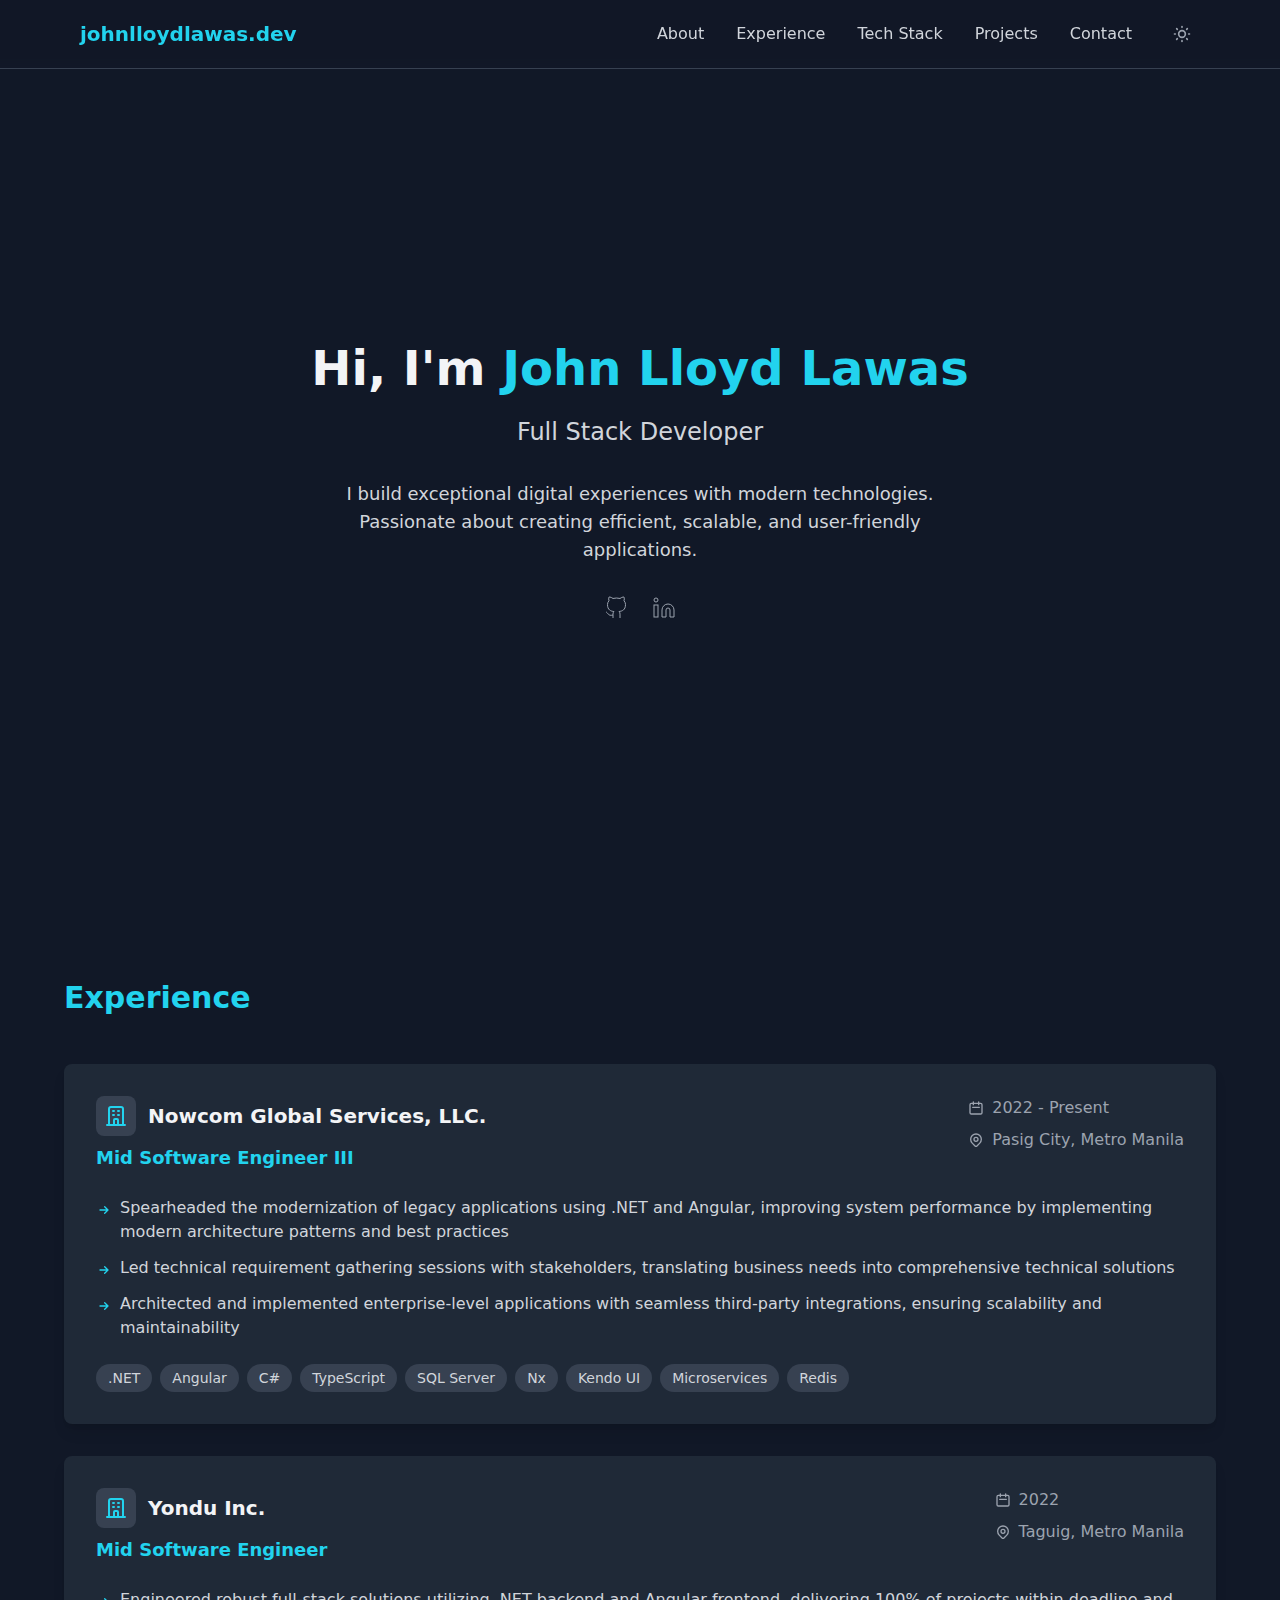
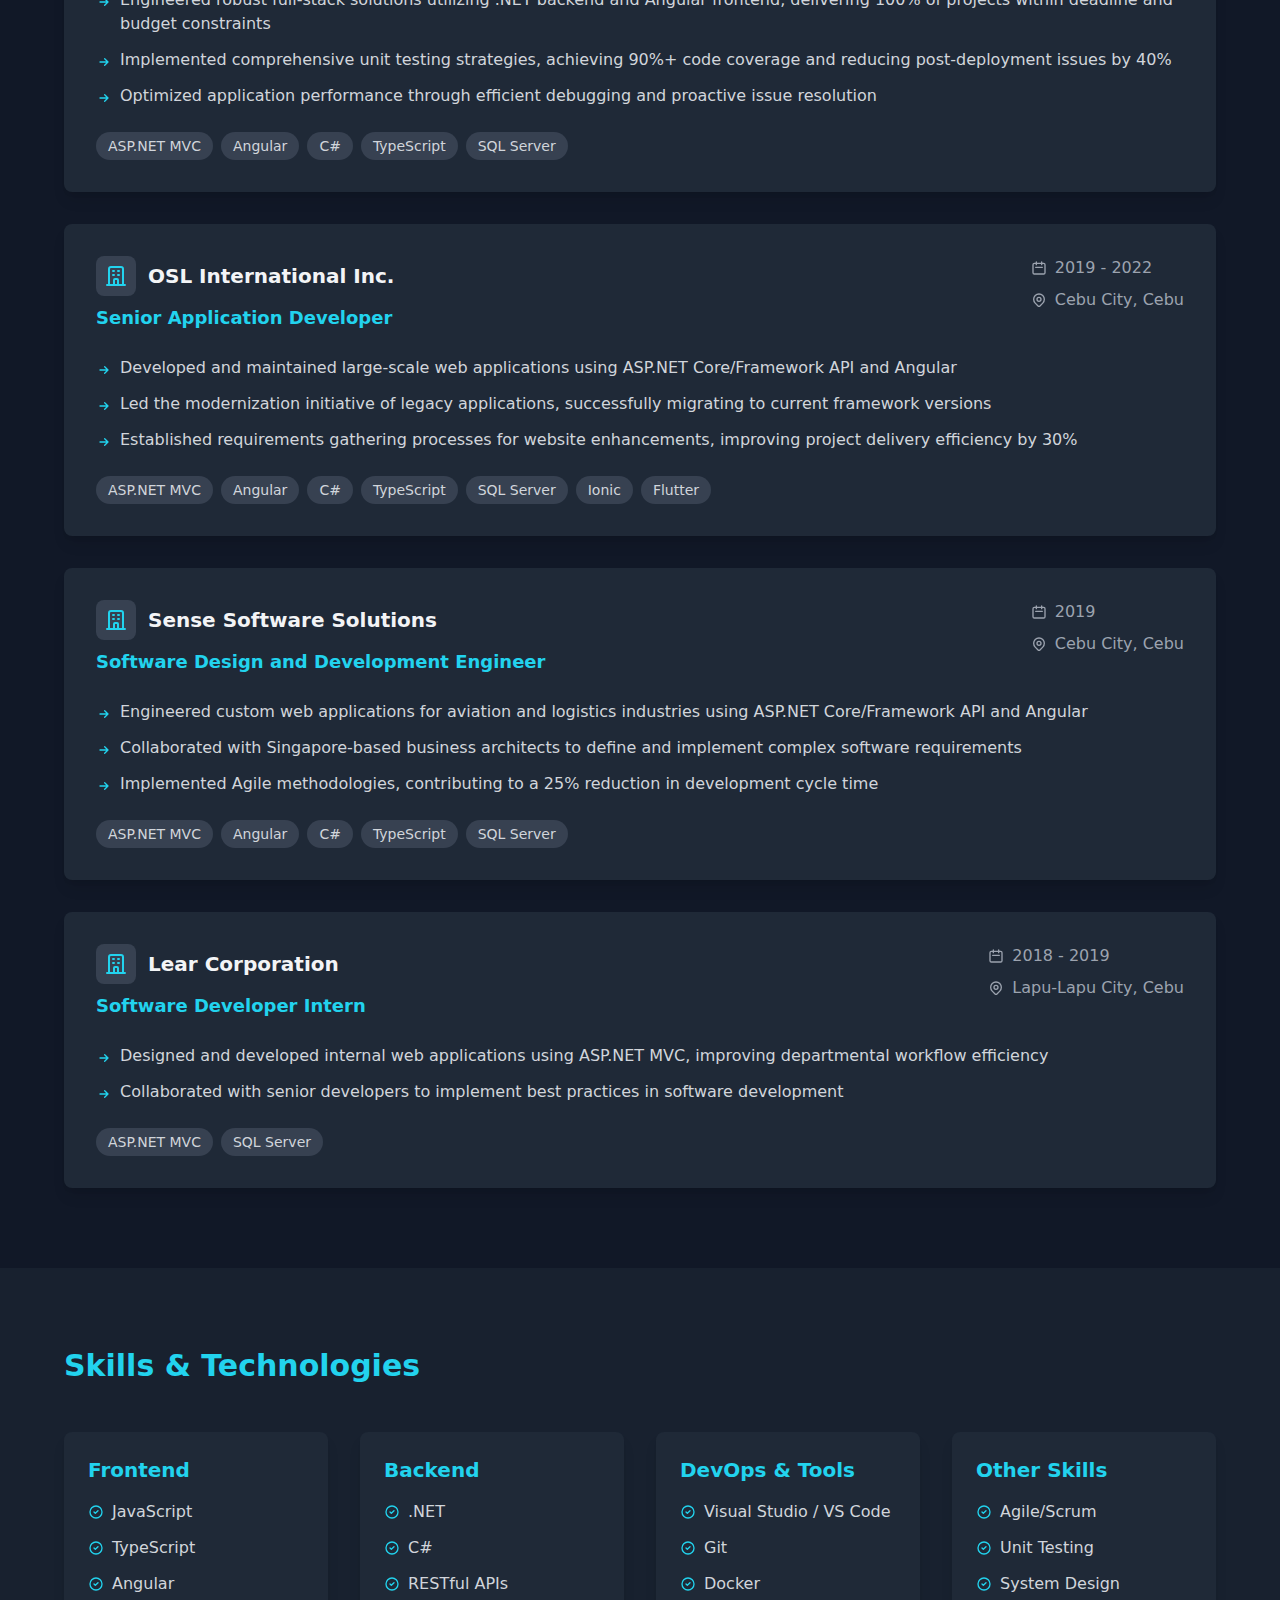
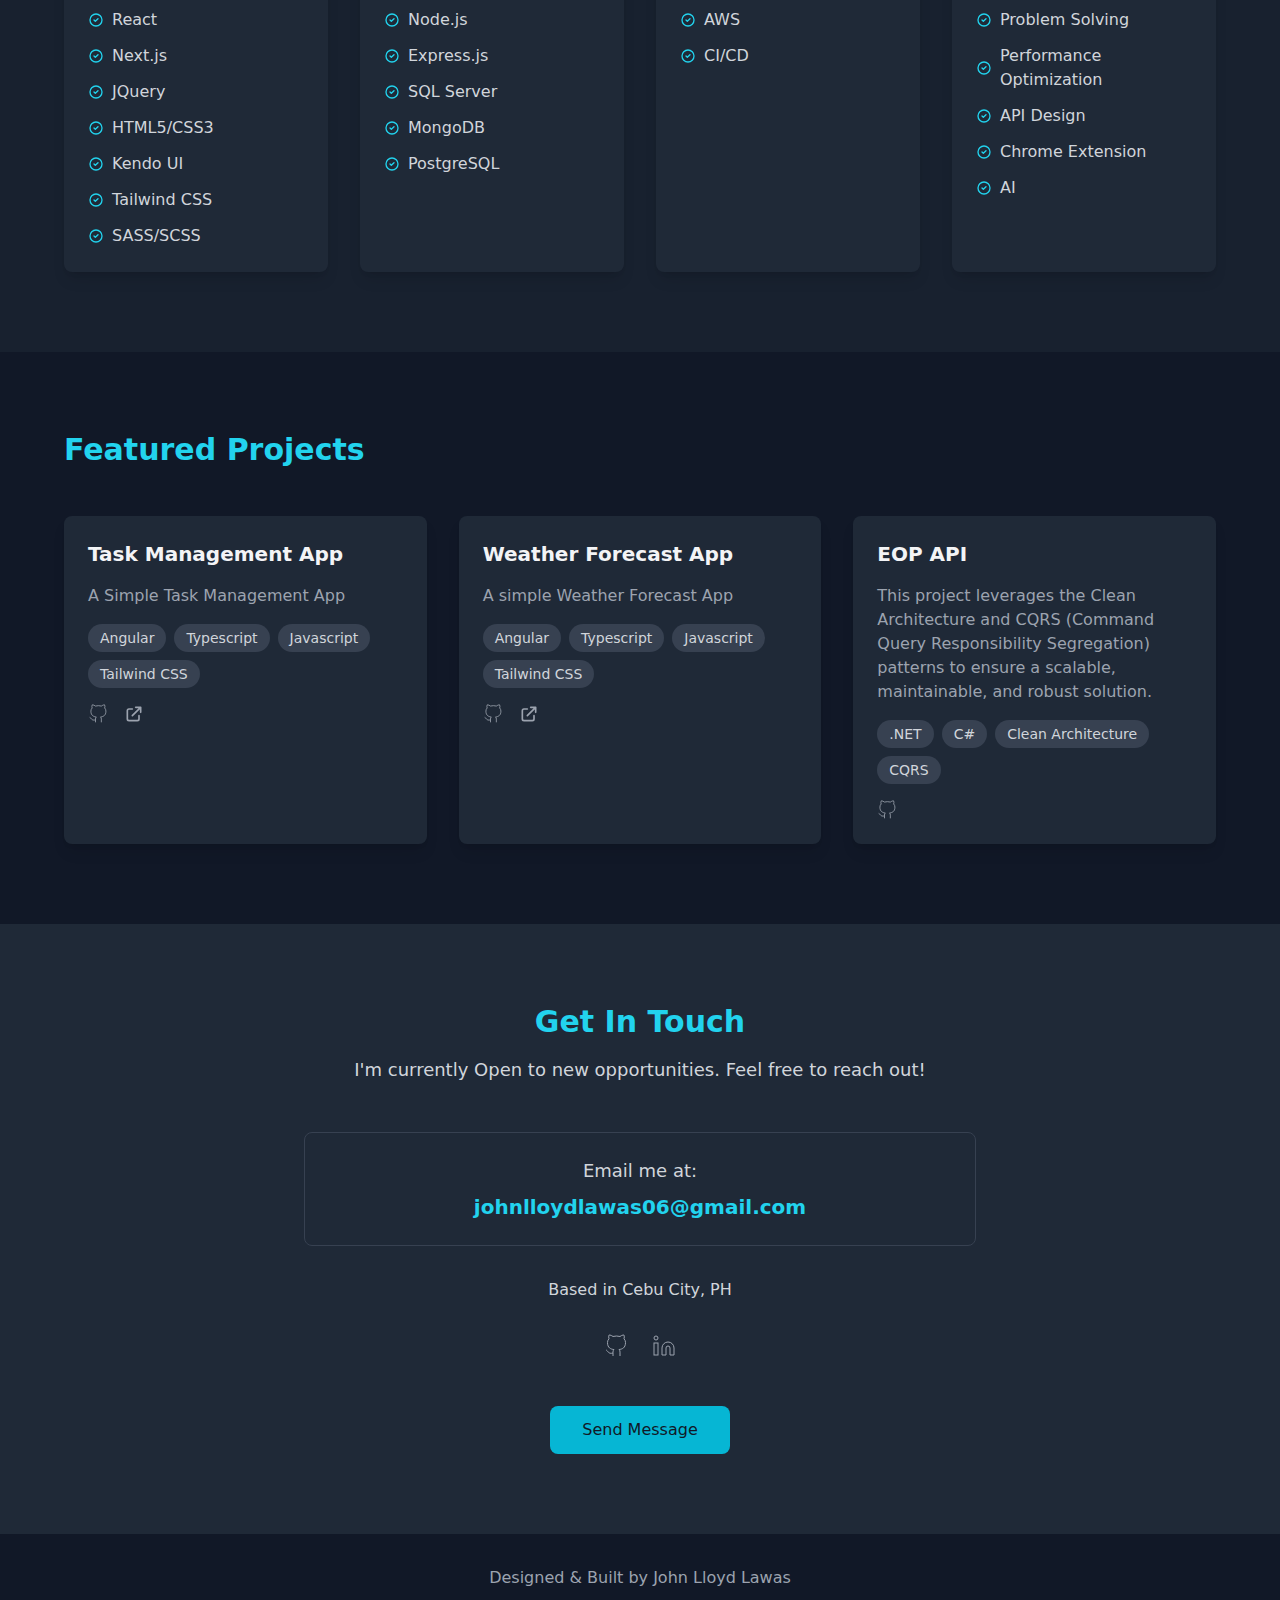
<file: index.html>
<!DOCTYPE html>
<html lang="en" data-critters-container>
  <head>
    <!-- Google tag (gtag.js) -->
    <script async src="https://www.googletagmanager.com/gtag/js?id=G-0EXXR9HR5T"></script>
    <script>
      window.dataLayer = window.dataLayer || [];
      function gtag() {
        dataLayer.push(arguments);
      }
      gtag("js", new Date());

      gtag("config", "G-0EXXR9HR5T");
    </script>
    <meta charset="utf-8">
    <meta name="viewport" content="width=device-width, initial-scale=1">
    <title>John Lloyd Lawas | Full Stack Developer</title>

    <meta name="description" content="John Lloyd Lawas is a Full Stack Developer specializing in .NET, Angular, and enterprise applications. Based in Cebu with extensive experience in full-stack development.">
    <meta name="keywords" content="John Lloyd Lawas, Software Engineer, .NET Developer, Angular Developer, Full Stack Developer, Cebu Developer, ASP.NET Core, Enterprise Applications">
    <meta name="author" content="John Lloyd Lawas">

    <!-- Open Graph / Social Media Meta Tags -->
    <meta property="og:title" content="John Lloyd Lawas - Full Stack Developer">
    <meta property="og:description" content="Experienced .NET and Angular developer specializing in enterprise applications. View my projects and professional experience.">
    <meta property="og:url" content="https://jlawas06.github.io">

    <!-- Schema.org markup for Google -->
    <script type="application/ld+json">
      {
        "@context": "http://schema.org",
        "@type": "Person",
        "name": "John Lloyd Lawas",
        "jobTitle": "Mid Software Engineer III",
        "url": "https://jlawas06.github.io",
        "email": "johnlloydlawas06@gmail.com",
        "telephone": "+63 997 638 7721",
        "sameAs": ["https://linkedin.com/in/john-lloyd-lawas"],
        "address": {
          "@type": "PostalAddress",
          "addressLocality": "Cebu City",
          "addressRegion": "Cebu",
          "postalCode": "6000",
          "addressCountry": "Philippines"
        },
        "alumniOf": {
          "@type": "CollegeOrUniversity",
          "name": "University of San Carlos - Talamban Campus"
        },
        "knowsAbout": [
          "C#",
          "ASP.NET",
          "Angular",
          "SQL Server",
          "Enterprise Application Development",
          "Full Stack Development",
          "Software Architecture"
        ]
      }
    </script>

    <!-- Canonical URL -->
    <link rel="canonical" href="https://jlawas06.github.io">

    <!-- Robots Meta -->
    <meta name="robots" content="index, follow">

    <base href="/">
    <link rel="icon" type="image/x-icon" href="favicon.ico">
  <style>*,:before,:after{--tw-border-spacing-x:0;--tw-border-spacing-y:0;--tw-translate-x:0;--tw-translate-y:0;--tw-rotate:0;--tw-skew-x:0;--tw-skew-y:0;--tw-scale-x:1;--tw-scale-y:1;--tw-pan-x: ;--tw-pan-y: ;--tw-pinch-zoom: ;--tw-scroll-snap-strictness:proximity;--tw-gradient-from-position: ;--tw-gradient-via-position: ;--tw-gradient-to-position: ;--tw-ordinal: ;--tw-slashed-zero: ;--tw-numeric-figure: ;--tw-numeric-spacing: ;--tw-numeric-fraction: ;--tw-ring-inset: ;--tw-ring-offset-width:0px;--tw-ring-offset-color:#fff;--tw-ring-color:rgb(59 130 246 / .5);--tw-ring-offset-shadow:0 0 #0000;--tw-ring-shadow:0 0 #0000;--tw-shadow:0 0 #0000;--tw-shadow-colored:0 0 #0000;--tw-blur: ;--tw-brightness: ;--tw-contrast: ;--tw-grayscale: ;--tw-hue-rotate: ;--tw-invert: ;--tw-saturate: ;--tw-sepia: ;--tw-drop-shadow: ;--tw-backdrop-blur: ;--tw-backdrop-brightness: ;--tw-backdrop-contrast: ;--tw-backdrop-grayscale: ;--tw-backdrop-hue-rotate: ;--tw-backdrop-invert: ;--tw-backdrop-opacity: ;--tw-backdrop-saturate: ;--tw-backdrop-sepia: ;--tw-contain-size: ;--tw-contain-layout: ;--tw-contain-paint: ;--tw-contain-style: }*,:before,:after{box-sizing:border-box;border-width:0;border-style:solid;border-color:#e5e7eb}:before,:after{--tw-content:""}html{line-height:1.5;-webkit-text-size-adjust:100%;-moz-tab-size:4;tab-size:4;font-family:ui-sans-serif,system-ui,sans-serif,"Apple Color Emoji","Segoe UI Emoji",Segoe UI Symbol,"Noto Color Emoji";font-feature-settings:normal;font-variation-settings:normal;-webkit-tap-highlight-color:transparent}body{margin:0;line-height:inherit}html{scroll-behavior:smooth}</style><link rel="stylesheet" href="styles-Z3NJ2DTL.css" media="print" onload="this.media='all'"><noscript><link rel="stylesheet" href="styles-Z3NJ2DTL.css"></noscript></head>
  <body>
    <app-root></app-root>
  <script src="polyfills-FFHMD2TL.js" type="module"></script><script src="main-G53J63RS.js" type="module"></script></body>
</html>
</file>
<file: styles-Z3NJ2DTL.css>
*,:before,:after{--tw-border-spacing-x: 0;--tw-border-spacing-y: 0;--tw-translate-x: 0;--tw-translate-y: 0;--tw-rotate: 0;--tw-skew-x: 0;--tw-skew-y: 0;--tw-scale-x: 1;--tw-scale-y: 1;--tw-pan-x: ;--tw-pan-y: ;--tw-pinch-zoom: ;--tw-scroll-snap-strictness: proximity;--tw-gradient-from-position: ;--tw-gradient-via-position: ;--tw-gradient-to-position: ;--tw-ordinal: ;--tw-slashed-zero: ;--tw-numeric-figure: ;--tw-numeric-spacing: ;--tw-numeric-fraction: ;--tw-ring-inset: ;--tw-ring-offset-width: 0px;--tw-ring-offset-color: #fff;--tw-ring-color: rgb(59 130 246 / .5);--tw-ring-offset-shadow: 0 0 #0000;--tw-ring-shadow: 0 0 #0000;--tw-shadow: 0 0 #0000;--tw-shadow-colored: 0 0 #0000;--tw-blur: ;--tw-brightness: ;--tw-contrast: ;--tw-grayscale: ;--tw-hue-rotate: ;--tw-invert: ;--tw-saturate: ;--tw-sepia: ;--tw-drop-shadow: ;--tw-backdrop-blur: ;--tw-backdrop-brightness: ;--tw-backdrop-contrast: ;--tw-backdrop-grayscale: ;--tw-backdrop-hue-rotate: ;--tw-backdrop-invert: ;--tw-backdrop-opacity: ;--tw-backdrop-saturate: ;--tw-backdrop-sepia: ;--tw-contain-size: ;--tw-contain-layout: ;--tw-contain-paint: ;--tw-contain-style: }::backdrop{--tw-border-spacing-x: 0;--tw-border-spacing-y: 0;--tw-translate-x: 0;--tw-translate-y: 0;--tw-rotate: 0;--tw-skew-x: 0;--tw-skew-y: 0;--tw-scale-x: 1;--tw-scale-y: 1;--tw-pan-x: ;--tw-pan-y: ;--tw-pinch-zoom: ;--tw-scroll-snap-strictness: proximity;--tw-gradient-from-position: ;--tw-gradient-via-position: ;--tw-gradient-to-position: ;--tw-ordinal: ;--tw-slashed-zero: ;--tw-numeric-figure: ;--tw-numeric-spacing: ;--tw-numeric-fraction: ;--tw-ring-inset: ;--tw-ring-offset-width: 0px;--tw-ring-offset-color: #fff;--tw-ring-color: rgb(59 130 246 / .5);--tw-ring-offset-shadow: 0 0 #0000;--tw-ring-shadow: 0 0 #0000;--tw-shadow: 0 0 #0000;--tw-shadow-colored: 0 0 #0000;--tw-blur: ;--tw-brightness: ;--tw-contrast: ;--tw-grayscale: ;--tw-hue-rotate: ;--tw-invert: ;--tw-saturate: ;--tw-sepia: ;--tw-drop-shadow: ;--tw-backdrop-blur: ;--tw-backdrop-brightness: ;--tw-backdrop-contrast: ;--tw-backdrop-grayscale: ;--tw-backdrop-hue-rotate: ;--tw-backdrop-invert: ;--tw-backdrop-opacity: ;--tw-backdrop-saturate: ;--tw-backdrop-sepia: ;--tw-contain-size: ;--tw-contain-layout: ;--tw-contain-paint: ;--tw-contain-style: }*,:before,:after{box-sizing:border-box;border-width:0;border-style:solid;border-color:#e5e7eb}:before,:after{--tw-content: ""}html,:host{line-height:1.5;-webkit-text-size-adjust:100%;-moz-tab-size:4;tab-size:4;font-family:ui-sans-serif,system-ui,sans-serif,"Apple Color Emoji","Segoe UI Emoji",Segoe UI Symbol,"Noto Color Emoji";font-feature-settings:normal;font-variation-settings:normal;-webkit-tap-highlight-color:transparent}body{margin:0;line-height:inherit}hr{height:0;color:inherit;border-top-width:1px}abbr:where([title]){text-decoration:underline dotted}h1,h2,h3,h4,h5,h6{font-size:inherit;font-weight:inherit}a{color:inherit;text-decoration:inherit}b,strong{font-weight:bolder}code,kbd,samp,pre{font-family:ui-monospace,SFMono-Regular,Menlo,Monaco,Consolas,Liberation Mono,Courier New,monospace;font-feature-settings:normal;font-variation-settings:normal;font-size:1em}small{font-size:80%}sub,sup{font-size:75%;line-height:0;position:relative;vertical-align:baseline}sub{bottom:-.25em}sup{top:-.5em}table{text-indent:0;border-color:inherit;border-collapse:collapse}button,input,optgroup,select,textarea{font-family:inherit;font-feature-settings:inherit;font-variation-settings:inherit;font-size:100%;font-weight:inherit;line-height:inherit;letter-spacing:inherit;color:inherit;margin:0;padding:0}button,select{text-transform:none}button,input:where([type=button]),input:where([type=reset]),input:where([type=submit]){-webkit-appearance:button;background-color:transparent;background-image:none}:-moz-focusring{outline:auto}:-moz-ui-invalid{box-shadow:none}progress{vertical-align:baseline}::-webkit-inner-spin-button,::-webkit-outer-spin-button{height:auto}[type=search]{-webkit-appearance:textfield;outline-offset:-2px}::-webkit-search-decoration{-webkit-appearance:none}::-webkit-file-upload-button{-webkit-appearance:button;font:inherit}summary{display:list-item}blockquote,dl,dd,h1,h2,h3,h4,h5,h6,hr,figure,p,pre{margin:0}fieldset{margin:0;padding:0}legend{padding:0}ol,ul,menu{list-style:none;margin:0;padding:0}dialog{padding:0}textarea{resize:vertical}input::placeholder,textarea::placeholder{opacity:1;color:#9ca3af}button,[role=button]{cursor:pointer}:disabled{cursor:default}img,svg,video,canvas,audio,iframe,embed,object{display:block;vertical-align:middle}img,video{max-width:100%;height:auto}[hidden]:where(:not([hidden=until-found])){display:none}.fixed{position:fixed}.z-50{z-index:50}.mx-auto{margin-left:auto;margin-right:auto}.mb-12{margin-bottom:3rem}.mb-2{margin-bottom:.5rem}.mb-4{margin-bottom:1rem}.mb-6{margin-bottom:1.5rem}.mb-8{margin-bottom:2rem}.mr-2{margin-right:.5rem}.mt-1\.5{margin-top:.375rem}.mt-12{margin-top:3rem}.inline-block{display:inline-block}.flex{display:flex}.grid{display:grid}.hidden{display:none}.h-4{height:1rem}.h-5{height:1.25rem}.h-6{height:1.5rem}.min-h-screen{min-height:100vh}.w-4{width:1rem}.w-5{width:1.25rem}.w-6{width:1.5rem}.w-full{width:100%}.max-w-2xl{max-width:42rem}.max-w-4xl{max-width:56rem}.max-w-6xl{max-width:72rem}.flex-shrink-0{flex-shrink:0}.flex-col{flex-direction:column}.flex-wrap{flex-wrap:wrap}.items-start{align-items:flex-start}.items-center{align-items:center}.justify-center{justify-content:center}.justify-between{justify-content:space-between}.gap-2{gap:.5rem}.gap-4{gap:1rem}.gap-8{gap:2rem}.space-x-2>:not([hidden])~:not([hidden]){--tw-space-x-reverse: 0;margin-right:calc(.5rem * var(--tw-space-x-reverse));margin-left:calc(.5rem * calc(1 - var(--tw-space-x-reverse)))}.space-x-3>:not([hidden])~:not([hidden]){--tw-space-x-reverse: 0;margin-right:calc(.75rem * var(--tw-space-x-reverse));margin-left:calc(.75rem * calc(1 - var(--tw-space-x-reverse)))}.space-x-4>:not([hidden])~:not([hidden]){--tw-space-x-reverse: 0;margin-right:calc(1rem * var(--tw-space-x-reverse));margin-left:calc(1rem * calc(1 - var(--tw-space-x-reverse)))}.space-x-6>:not([hidden])~:not([hidden]){--tw-space-x-reverse: 0;margin-right:calc(1.5rem * var(--tw-space-x-reverse));margin-left:calc(1.5rem * calc(1 - var(--tw-space-x-reverse)))}.space-x-8>:not([hidden])~:not([hidden]){--tw-space-x-reverse: 0;margin-right:calc(2rem * var(--tw-space-x-reverse));margin-left:calc(2rem * calc(1 - var(--tw-space-x-reverse)))}.space-y-2>:not([hidden])~:not([hidden]){--tw-space-y-reverse: 0;margin-top:calc(.5rem * calc(1 - var(--tw-space-y-reverse)));margin-bottom:calc(.5rem * var(--tw-space-y-reverse))}.space-y-3>:not([hidden])~:not([hidden]){--tw-space-y-reverse: 0;margin-top:calc(.75rem * calc(1 - var(--tw-space-y-reverse)));margin-bottom:calc(.75rem * var(--tw-space-y-reverse))}.space-y-4>:not([hidden])~:not([hidden]){--tw-space-y-reverse: 0;margin-top:calc(1rem * calc(1 - var(--tw-space-y-reverse)));margin-bottom:calc(1rem * var(--tw-space-y-reverse))}.space-y-8>:not([hidden])~:not([hidden]){--tw-space-y-reverse: 0;margin-top:calc(2rem * calc(1 - var(--tw-space-y-reverse)));margin-bottom:calc(2rem * var(--tw-space-y-reverse))}.rounded-full{border-radius:9999px}.rounded-lg{border-radius:.5rem}.border{border-width:1px}.border-b{border-bottom-width:1px}.border-t{border-top-width:1px}.border-gray-200{--tw-border-opacity: 1;border-color:rgb(229 231 235 / var(--tw-border-opacity, 1))}.border-gray-700{--tw-border-opacity: 1;border-color:rgb(55 65 81 / var(--tw-border-opacity, 1))}.bg-cyan-500{--tw-bg-opacity: 1;background-color:rgb(6 182 212 / var(--tw-bg-opacity, 1))}.bg-cyan-600{--tw-bg-opacity: 1;background-color:rgb(8 145 178 / var(--tw-bg-opacity, 1))}.bg-gray-100{--tw-bg-opacity: 1;background-color:rgb(243 244 246 / var(--tw-bg-opacity, 1))}.bg-gray-50{--tw-bg-opacity: 1;background-color:rgb(249 250 251 / var(--tw-bg-opacity, 1))}.bg-gray-700{--tw-bg-opacity: 1;background-color:rgb(55 65 81 / var(--tw-bg-opacity, 1))}.bg-gray-800{--tw-bg-opacity: 1;background-color:rgb(31 41 55 / var(--tw-bg-opacity, 1))}.bg-gray-800\/50{background-color:#1f293780}.bg-gray-900{--tw-bg-opacity: 1;background-color:rgb(17 24 39 / var(--tw-bg-opacity, 1))}.bg-gray-900\/80{background-color:#111827cc}.bg-white{--tw-bg-opacity: 1;background-color:rgb(255 255 255 / var(--tw-bg-opacity, 1))}.bg-white\/80{background-color:#fffc}.p-2{padding:.5rem}.p-6{padding:1.5rem}.p-8{padding:2rem}.px-3{padding-left:.75rem;padding-right:.75rem}.px-4{padding-left:1rem;padding-right:1rem}.px-8{padding-left:2rem;padding-right:2rem}.py-1{padding-top:.25rem;padding-bottom:.25rem}.py-20{padding-top:5rem;padding-bottom:5rem}.py-3{padding-top:.75rem;padding-bottom:.75rem}.py-4{padding-top:1rem;padding-bottom:1rem}.py-6{padding-top:1.5rem;padding-bottom:1.5rem}.py-8{padding-top:2rem;padding-bottom:2rem}.pt-16{padding-top:4rem}.text-center{text-align:center}.text-3xl{font-size:1.875rem;line-height:2.25rem}.text-4xl{font-size:2.25rem;line-height:2.5rem}.text-lg{font-size:1.125rem;line-height:1.75rem}.text-sm{font-size:.875rem;line-height:1.25rem}.text-xl{font-size:1.25rem;line-height:1.75rem}.font-bold{font-weight:700}.font-medium{font-weight:500}.font-semibold{font-weight:600}.text-cyan-400{--tw-text-opacity: 1;color:rgb(34 211 238 / var(--tw-text-opacity, 1))}.text-cyan-600{--tw-text-opacity: 1;color:rgb(8 145 178 / var(--tw-text-opacity, 1))}.text-gray-100{--tw-text-opacity: 1;color:rgb(243 244 246 / var(--tw-text-opacity, 1))}.text-gray-300{--tw-text-opacity: 1;color:rgb(209 213 219 / var(--tw-text-opacity, 1))}.text-gray-400{--tw-text-opacity: 1;color:rgb(156 163 175 / var(--tw-text-opacity, 1))}.text-gray-500{--tw-text-opacity: 1;color:rgb(107 114 128 / var(--tw-text-opacity, 1))}.text-gray-600{--tw-text-opacity: 1;color:rgb(75 85 99 / var(--tw-text-opacity, 1))}.text-gray-900{--tw-text-opacity: 1;color:rgb(17 24 39 / var(--tw-text-opacity, 1))}.text-white{--tw-text-opacity: 1;color:rgb(255 255 255 / var(--tw-text-opacity, 1))}.shadow-lg{--tw-shadow: 0 10px 15px -3px rgb(0 0 0 / .1), 0 4px 6px -4px rgb(0 0 0 / .1);--tw-shadow-colored: 0 10px 15px -3px var(--tw-shadow-color), 0 4px 6px -4px var(--tw-shadow-color);box-shadow:var(--tw-ring-offset-shadow, 0 0 #0000),var(--tw-ring-shadow, 0 0 #0000),var(--tw-shadow)}.backdrop-blur-sm{--tw-backdrop-blur: blur(4px);-webkit-backdrop-filter:var(--tw-backdrop-blur) var(--tw-backdrop-brightness) var(--tw-backdrop-contrast) var(--tw-backdrop-grayscale) var(--tw-backdrop-hue-rotate) var(--tw-backdrop-invert) var(--tw-backdrop-opacity) var(--tw-backdrop-saturate) var(--tw-backdrop-sepia);backdrop-filter:var(--tw-backdrop-blur) var(--tw-backdrop-brightness) var(--tw-backdrop-contrast) var(--tw-backdrop-grayscale) var(--tw-backdrop-hue-rotate) var(--tw-backdrop-invert) var(--tw-backdrop-opacity) var(--tw-backdrop-saturate) var(--tw-backdrop-sepia)}.transition-colors{transition-property:color,background-color,border-color,text-decoration-color,fill,stroke;transition-timing-function:cubic-bezier(.4,0,.2,1);transition-duration:.15s}.duration-300{transition-duration:.3s}html{scroll-behavior:smooth}::-webkit-scrollbar{width:8px}::-webkit-scrollbar-track{background:#1a1a1a}::-webkit-scrollbar-thumb{background:#4a4a4a;border-radius:4px}::-webkit-scrollbar-thumb:hover{background:#5a5a5a}.transition-all{transition-property:all;transition-timing-function:cubic-bezier(.4,0,.2,1);transition-duration:.15s}.hover\:bg-cyan-400:hover{--tw-bg-opacity: 1;background-color:rgb(34 211 238 / var(--tw-bg-opacity, 1))}.hover\:bg-cyan-500:hover{--tw-bg-opacity: 1;background-color:rgb(6 182 212 / var(--tw-bg-opacity, 1))}.hover\:bg-gray-50:hover{--tw-bg-opacity: 1;background-color:rgb(249 250 251 / var(--tw-bg-opacity, 1))}.hover\:bg-gray-700\/50:hover{background-color:#37415180}.hover\:text-cyan-300:hover{--tw-text-opacity: 1;color:rgb(103 232 249 / var(--tw-text-opacity, 1))}.hover\:text-cyan-500:hover{--tw-text-opacity: 1;color:rgb(6 182 212 / var(--tw-text-opacity, 1))}.hover\:underline:hover{text-decoration-line:underline}.hover\:shadow-xl:hover{--tw-shadow: 0 20px 25px -5px rgb(0 0 0 / .1), 0 8px 10px -6px rgb(0 0 0 / .1);--tw-shadow-colored: 0 20px 25px -5px var(--tw-shadow-color), 0 8px 10px -6px var(--tw-shadow-color);box-shadow:var(--tw-ring-offset-shadow, 0 0 #0000),var(--tw-ring-shadow, 0 0 #0000),var(--tw-shadow)}@media (min-width: 640px){.sm\:text-2xl{font-size:1.5rem;line-height:2rem}.sm\:text-5xl{font-size:3rem;line-height:1}}@media (min-width: 768px){.md\:flex{display:flex}.md\:hidden{display:none}.md\:grid-cols-2{grid-template-columns:repeat(2,minmax(0,1fr))}.md\:flex-row{flex-direction:row}.md\:items-start{align-items:flex-start}.md\:justify-between{justify-content:space-between}}@media (min-width: 1024px){.lg\:grid-cols-3{grid-template-columns:repeat(3,minmax(0,1fr))}.lg\:grid-cols-4{grid-template-columns:repeat(4,minmax(0,1fr))}}
</file>
